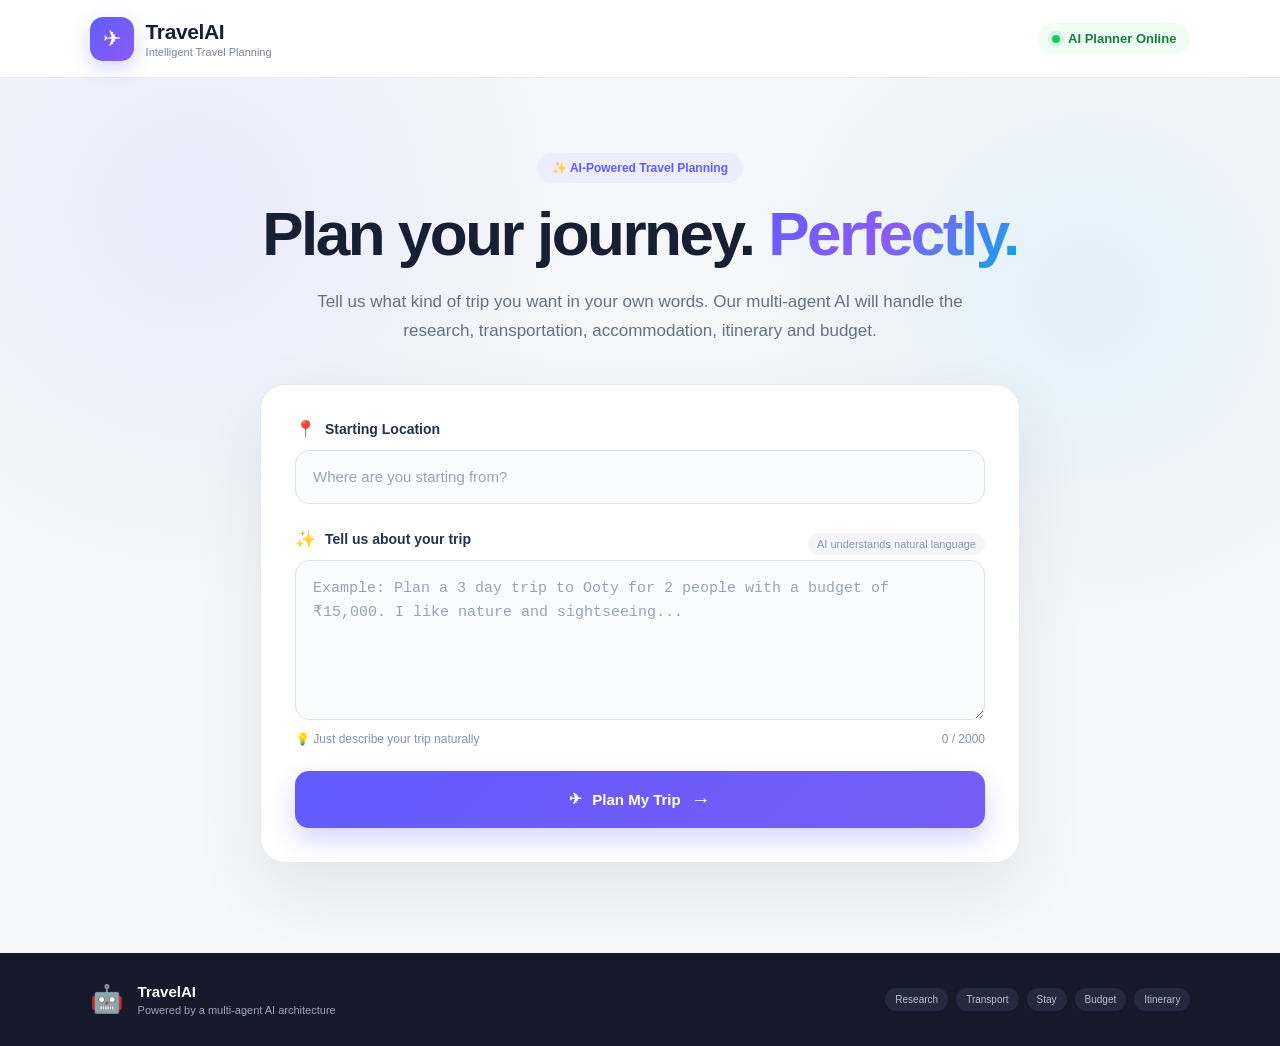
<file: frontend/index.html>
<!DOCTYPE html>
<html lang="en">

<head>
    <meta charset="UTF-8">

    <meta name="viewport" content="width=device-width, initial-scale=1.0">

    <title>TravelAI - Intelligent Travel Planner</title>

    <link rel="stylesheet" href="style.css">
</head>

<body>

    <!-- =========================
         HEADER
    ========================== -->

    <header class="navbar">

        <div class="logo-area">

            <div class="logo-icon">
                ✈
            </div>

            <div>
                <h1>TravelAI</h1>
                <span>Intelligent Travel Planning</span>
            </div>

        </div>

        <div class="online-status">

            <span class="status-dot"></span>

            <span>AI Planner Online</span>

        </div>

    </header>


    <!-- =========================
         HERO SECTION
    ========================== -->

    <main>

        <section class="hero">

            <div class="hero-content">

                <div class="hero-badge">
                    ✨ AI-Powered Travel Planning
                </div>

                <h2>
                    Plan your journey.
                    <span>Perfectly.</span>
                </h2>

                <p>
                    Tell us what kind of trip you want in your own words.
                    Our multi-agent AI will handle the research,
                    transportation, accommodation, itinerary and budget.
                </p>

            </div>


            <!-- =========================
                 PLANNER CARD
            ========================== -->

            <div class="planner-card">

                <!-- Starting Location -->

                <div class="input-section">

                    <label for="startLocation">
                        <span class="label-icon">📍</span>
                        Starting Location
                    </label>

                    <input
                        type="text"
                        id="startLocation"
                        placeholder="Where are you starting from?"
                        autocomplete="off"
                    >

                </div>


                <!-- Trip Request -->

                <div class="input-section">

                    <div class="label-row">

                        <label for="tripRequest">
                            <span class="label-icon">✨</span>
                            Tell us about your trip
                        </label>

                        <span class="natural-language">
                            AI understands natural language
                        </span>

                    </div>

                    <textarea
                        id="tripRequest"
                        placeholder="Example: Plan a 3 day trip to Ooty for 2 people with a budget of ₹15,000. I like nature and sightseeing..."
                        maxlength="2000"
                    ></textarea>

                    <div class="textarea-footer">

                        <span>
                            💡 Just describe your trip naturally
                        </span>

                        <span id="charCount">
                            0 / 2000
                        </span>

                    </div>

                </div>


                <!-- Plan Button -->

                <button
                    id="planButton"
                    class="plan-button"
                    type="button"
                >

                    <span id="buttonIcon">✈</span>

                    <span id="buttonText">
                        Plan My Trip
                    </span>

                    <span class="button-arrow">
                        →
                    </span>

                </button>


                <!-- =========================
                     LOADING SECTION
                ========================== -->

                <div
                    id="loadingSection"
                    class="loading-section hidden"
                >

                    <div class="loading-animation">

                        <div class="loader-circle"></div>

                    </div>

                    <h3>
                        Creating your journey...
                    </h3>

                    <p>
                        Our AI agents are working together to build your perfect trip.
                    </p>


                    <div class="agent-progress">

                        <div class="progress-item active" id="progressPlanner">

                            <span class="progress-icon">🧠</span>

                            <span>
                                Understanding your request
                            </span>

                            <span class="progress-check">✓</span>

                        </div>


                        <div class="progress-item" id="progressResearch">

                            <span class="progress-icon">🔎</span>

                            <span>
                                Researching destinations
                            </span>

                            <span class="progress-check"></span>

                        </div>


                        <div class="progress-item" id="progressTransport">

                            <span class="progress-icon">🚍</span>

                            <span>
                                Planning transportation
                            </span>

                            <span class="progress-check"></span>

                        </div>


                        <div class="progress-item" id="progressStay">

                            <span class="progress-icon">🏨</span>

                            <span>
                                Finding accommodation
                            </span>

                            <span class="progress-check"></span>

                        </div>


                        <div class="progress-item" id="progressItinerary">

                            <span class="progress-icon">🗓️</span>

                            <span>
                                Building itinerary
                            </span>

                            <span class="progress-check"></span>

                        </div>


                        <div class="progress-item" id="progressBudget">

                            <span class="progress-icon">💰</span>

                            <span>
                                Checking your budget
                            </span>

                            <span class="progress-check"></span>

                        </div>

                    </div>

                </div>


                <!-- =========================
                     ERROR SECTION
                ========================== -->

                <div
                    id="errorSection"
                    class="error-section hidden"
                >

                    <div class="error-icon">
                        ⚠️
                    </div>

                    <div>

                        <h3>
                            Something went wrong
                        </h3>

                        <p id="errorMessage">
                            Please try again.
                        </p>

                    </div>

                </div>

            </div>

        </section>


        <!-- =========================
             RESULTS SECTION
        ========================== -->

        <section
            id="resultSection"
            class="results-section hidden"
        >

        </section>

    </main>


    <!-- =========================
         FOOTER
    ========================== -->

    <footer class="footer">

        <div class="footer-logo">
            🤖
        </div>

        <div>
            <strong>TravelAI</strong>

            <p>
                Powered by a multi-agent AI architecture
            </p>
        </div>

        <div class="footer-agents">

            <span>Research</span>
            <span>Transport</span>
            <span>Stay</span>
            <span>Budget</span>
            <span>Itinerary</span>

        </div>

    </footer>


    <script src="script.js"></script>

</body>

</html>
</file>
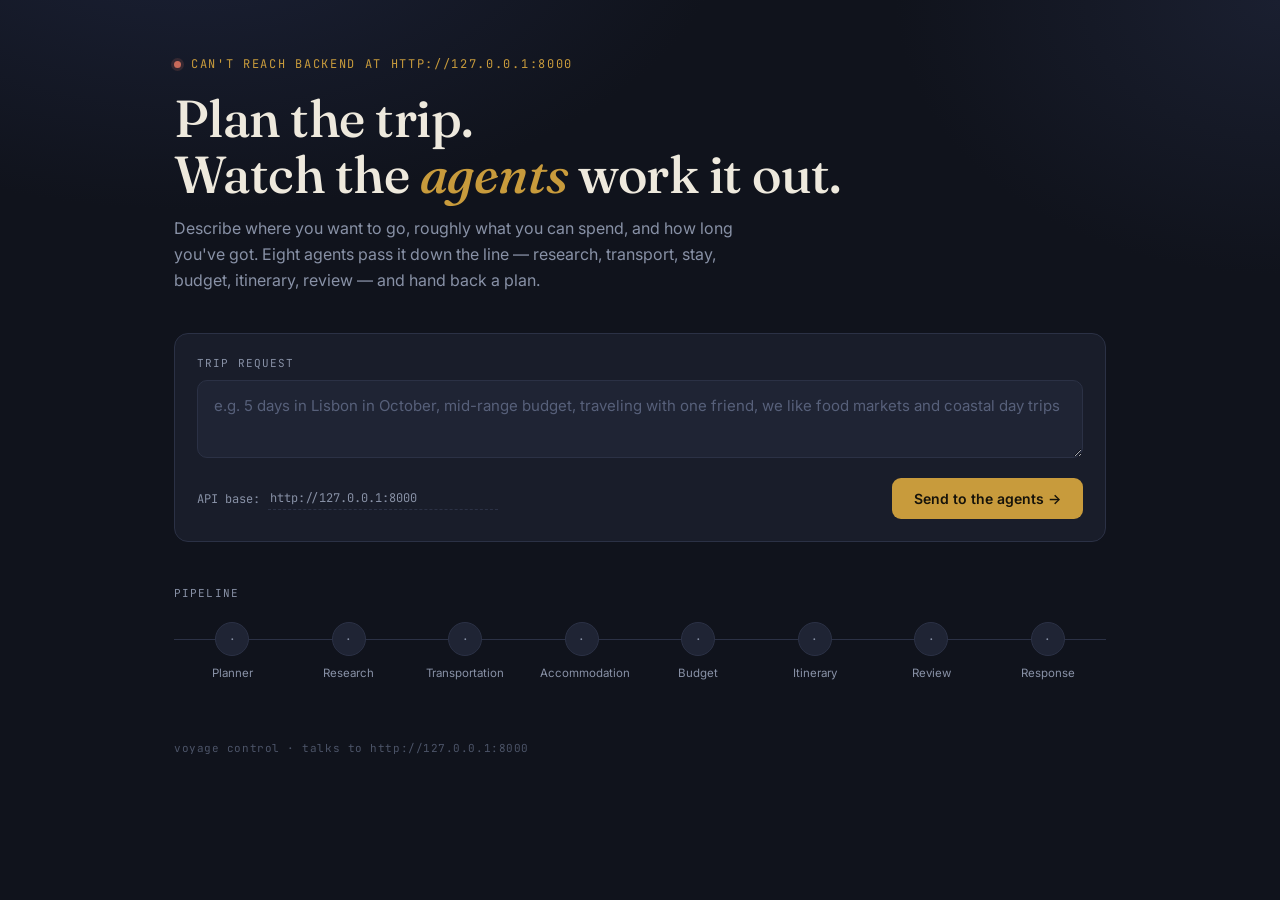
<file: app/index (1).html>
<!DOCTYPE html>
<html lang="enindex.html">
<head>
<meta charset="UTF-8" />
<meta name="viewport" content="width=device-width, initial-scale=1.0" />

<title>Voyage Control · AI Trip Planner</title>

<link rel="preconnect" href="https://fonts.googleapis.com">
<link rel="preconnect" href="https://fonts.gstatic.com" crossorigin>

<link
  href="https://fonts.googleapis.com/css2?family=Fraunces:opsz,wght@9..144,400;9..144,500;9..144,600&family=Inter:wght@400;500;600&family=JetBrains+Mono:wght@400;500&display=swap"
  rel="stylesheet"
>

<style>

:root{
  --bg:#10131c;
  --panel:#191d2a;
  --panel-raised:#1f2434;
  --line:#2b3145;
  --text:#eee9dd;
  --muted:#8891a6;
  --brass:#c89b3c;
  --brass-dim:#7d6531;
  --ok:#6fa98a;
  --err:#c96a5a;
  --radius:14px;
}

*{
  box-sizing:border-box;
}

html,
body{
  margin:0;
  padding:0;
}

body{
  background:
    radial-gradient(
      ellipse 900px 500px at 15% -10%,
      #1b2136 0%,
      transparent 60%
    ),
    radial-gradient(
      ellipse 700px 500px at 100% 0%,
      #1a1f30 0%,
      transparent 55%
    ),
    var(--bg);

  color:var(--text);
  font-family:'Inter',sans-serif;
  min-height:100vh;
  -webkit-font-smoothing:antialiased;
}

.wrap{
  max-width:980px;
  margin:0 auto;
  padding:56px 24px 100px;
}

/* ============================================================
   HEADER
============================================================ */

.eyebrow{
  font-family:'JetBrains Mono',monospace;
  font-size:12px;
  letter-spacing:.14em;
  text-transform:uppercase;
  color:var(--brass);

  display:flex;
  align-items:center;
  gap:10px;

  margin-bottom:18px;
}

.eyebrow .dot{
  width:7px;
  height:7px;
  border-radius:50%;
  background:var(--muted);
  box-shadow:0 0 0 3px rgba(136,145,166,.12);
}

.eyebrow .dot.up{
  background:var(--ok);
  box-shadow:0 0 0 3px rgba(111,169,138,.18);
}

.eyebrow .dot.down{
  background:var(--err);
  box-shadow:0 0 0 3px rgba(201,106,90,.18);
}

h1{
  font-family:'Fraunces',serif;
  font-weight:500;
  font-size:clamp(34px,5vw,52px);
  line-height:1.08;
  letter-spacing:-.01em;
  margin:0 0 14px;
}

h1 em{
  font-style:italic;
  color:var(--brass);
}

.sub{
  color:var(--muted);
  font-size:16px;
  line-height:1.6;
  max-width:560px;
  margin:0 0 40px;
}

/* ============================================================
   INPUT
============================================================ */

.console{
  background:var(--panel);
  border:1px solid var(--line);
  border-radius:var(--radius);
  padding:22px;
  margin-bottom:44px;
}

.console label{
  display:block;
  font-family:'JetBrains Mono',monospace;
  font-size:11px;
  letter-spacing:.1em;
  text-transform:uppercase;
  color:var(--muted);
  margin-bottom:10px;
}

textarea{
  width:100%;
  background:var(--panel-raised);
  border:1px solid var(--line);
  border-radius:10px;
  color:var(--text);
  font-family:'Inter',sans-serif;
  font-size:15px;
  padding:14px 16px;
  resize:vertical;
  min-height:78px;
  line-height:1.5;
  outline:none;
  transition:border-color .15s ease;
}

textarea:focus{
  border-color:var(--brass-dim);
}

textarea::placeholder{
  color:#57607a;
}

.console-foot{
  display:flex;
  align-items:center;
  justify-content:space-between;
  margin-top:16px;
  gap:16px;
  flex-wrap:wrap;
}

.api-config{
  display:flex;
  align-items:center;
  gap:8px;

  font-family:'JetBrains Mono',monospace;
  font-size:12px;
  color:var(--muted);
}

.api-config input{
  background:transparent;
  border:none;
  border-bottom:1px dashed var(--line);
  color:var(--muted);
  font-family:'JetBrains Mono',monospace;
  font-size:12px;
  padding:3px 2px;
  width:230px;
  outline:none;
}

.api-config input:focus{
  color:var(--text);
  border-color:var(--brass-dim);
}

button.launch{
  background:var(--brass);
  color:#16130a;
  border:none;
  font-family:'Inter',sans-serif;
  font-weight:600;
  font-size:14px;
  padding:12px 22px;
  border-radius:9px;
  cursor:pointer;
  transition:transform .12s ease, background .15s ease;
}

button.launch:hover{
  background:#d9ac4a;
}

button.launch:active{
  transform:scale(.98);
}

button.launch:disabled{
  background:var(--brass-dim);
  color:#24201499;
  cursor:not-allowed;
}

/* ============================================================
   PIPELINE
============================================================ */

.route-title{
  font-family:'JetBrains Mono',monospace;
  font-size:11px;
  letter-spacing:.1em;
  text-transform:uppercase;
  color:var(--muted);
  margin:0 0 22px;
}

.route{
  position:relative;
  display:grid;
  grid-template-columns:repeat(auto-fit,minmax(0,1fr));
  margin-bottom:48px;
}

.route-line{
  position:absolute;
  top:17px;
  left:0;
  right:0;
  height:1px;
  background:var(--line);
  z-index:0;
}

.route-line-fill{
  position:absolute;
  top:17px;
  left:0;
  height:1px;
  background:var(--brass);
  z-index:1;
  width:0%;
  transition:width .5s ease;
}

.stop{
  position:relative;
  z-index:2;

  display:flex;
  flex-direction:column;
  align-items:center;

  text-align:center;
  padding:0 4px;
}

.stop .node{
  width:34px;
  height:34px;
  border-radius:50%;

  background:var(--panel-raised);
  border:1px solid var(--line);

  display:flex;
  align-items:center;
  justify-content:center;

  font-family:'JetBrains Mono',monospace;
  font-size:11px;
  color:var(--muted);

  margin-bottom:10px;

  transition:all .25s ease;
}

.stop.pending .node{
  animation:pulse 1.6s ease-in-out infinite;
}

@keyframes pulse{
  0%,100%{
    opacity:1;
  }

  50%{
    opacity:.35;
  }
}

.stop.active .node{
  border-color:var(--brass);
  color:var(--brass);
  box-shadow:0 0 0 4px rgba(200,155,60,.14);
}

.stop.done .node{
  background:var(--brass);
  border-color:var(--brass);
  color:#16130a;
}

.stop.done .node::after{
  content:'✓';
}

.stop.done .node span{
  display:none;
}

.stop.failed .node{
  background:var(--err);
  border-color:var(--err);
  color:#1a0d0a;
}

.stop.failed .node::after{
  content:'✕';
}

.stop.failed .node span{
  display:none;
}

.stop .label{
  font-size:11.5px;
  color:var(--muted);
  max-width:84px;
  line-height:1.3;
}

.stop .time{
  font-family:'JetBrains Mono',monospace;
  font-size:10px;
  color:var(--brass-dim);
  margin-top:3px;
}

.stop.active .label,
.stop.done .label,
.stop.failed .label{
  color:var(--text);
}

.stop.clickable{
  cursor:pointer;
}

.stop.clickable:hover .label{
  color:var(--brass);
}

/* ============================================================
   RESULTS
============================================================ */

.results{
  display:none;
}

.results.show{
  display:block;
}

.status-banner{
  display:flex;
  align-items:center;
  gap:10px;

  padding:12px 16px;

  border-radius:10px;

  font-family:'JetBrains Mono',monospace;
  font-size:12.5px;

  margin-bottom:24px;

  border:1px solid var(--line);
}

.status-banner.ok{
  color:var(--ok);
  border-color:rgba(111,169,138,.3);
  background:rgba(111,169,138,.06);
}

.status-banner.err{
  color:var(--err);
  border-color:rgba(201,106,90,.3);
  background:rgba(201,106,90,.06);
}

.card{
  background:var(--panel);
  border:1px solid var(--line);
  border-radius:var(--radius);

  padding:24px 26px;
  margin-bottom:16px;

  width:100%;
  min-width:0;
  height:auto;

  overflow:hidden;
}

.card h2{
  font-family:'Fraunces',serif;
  font-weight:500;
  font-size:19px;

  margin:0 0 14px;

  color:var(--brass);

  display:flex;
  align-items:center;
  gap:10px;
}

.card h2::before{
  content:'';

  width:5px;
  height:5px;

  border-radius:50%;

  background:var(--brass);

  display:inline-block;
}

.card .body{
  font-size:14.5px;
  line-height:1.7;
  color:#d9d3c4;

  white-space:pre-wrap;
  overflow-wrap:anywhere;
  word-break:break-word;
  max-width:100%;
}

.kv{
  display:flex;
  flex-direction:column;
  gap:8px;
}

.kv-row{
  display:flex;
  gap:10px;

  font-size:14px;

  width:100%;
  min-width:0;

  align-items:flex-start;
}

.kv-row .k{
  color:var(--muted);
  min-width:140px;

  font-family:'JetBrains Mono',monospace;
  font-size:12px;

  padding-top:2px;
}

.kv-row .v{
  color:var(--text);
  line-height:1.5;

  min-width:0;
  flex:1;
  max-width:100%;

  overflow-wrap:anywhere;
  word-break:break-word;
  white-space:normal;
}

ul.plain{
  margin:0;
  padding-left:18px;
}

ul.plain li{
  margin-bottom:6px;
  line-height:1.55;
}

details.raw{
  margin-top:8px;
}

details.raw summary{
  cursor:pointer;

  font-family:'JetBrains Mono',monospace;
  font-size:11px;
  color:var(--muted);

  letter-spacing:.05em;
  text-transform:uppercase;
}

details.raw pre{
  background:#0c0e15;
  border:1px solid var(--line);
  border-radius:8px;

  padding:14px;

  font-size:12px;
  color:#a9b1c4;

  overflow-x:auto;

  margin-top:10px;
}

/* ============================================================
   STEP DETAILS
============================================================ */

.step-detail{
  display:none;

  background:var(--panel-raised);
  border:1px solid var(--line);
  border-radius:10px;

  padding:16px 18px;

  margin-bottom:40px;
  margin-top:-28px;
}

.step-detail.show{
  display:block;
}

.step-detail .sd-head{
  display:flex;
  align-items:baseline;
  justify-content:space-between;

  gap:12px;
  margin-bottom:10px;
  flex-wrap:wrap;
}

.step-detail .sd-title{
  font-family:'Fraunces',serif;
  font-size:16px;
  color:var(--text);
}

.step-detail .sd-meta{
  font-family:'JetBrains Mono',monospace;
  font-size:11px;
  color:var(--muted);
}

.step-detail .sd-task{
  font-size:13.5px;
  color:var(--muted);
  margin-bottom:12px;
  font-style:italic;
}

/* ============================================================
   SUBTASKS
============================================================ */

.subtask{
  display:flex;
  gap:12px;

  padding:10px 0;

  border-bottom:1px solid var(--line);

  font-size:13.5px;
}

.subtask:last-child{
  border-bottom:none;
}

.subtask .step-no{
  font-family:'JetBrains Mono',monospace;
  color:var(--brass);
  min-width:22px;
}

.subtask .step-agent{
  color:var(--text);
  font-weight:600;
}

.subtask .step-task{
  color:var(--muted);
}

.subtask .step-deps{
  font-family:'JetBrains Mono',monospace;
  font-size:11px;
  color:#57607a;
}

/* ============================================================
   DESTINATION GALLERY
============================================================ */

.destination-gallery{
  margin-bottom:16px;
}

.gallery-title{
  font-family:'Fraunces',serif;
  font-size:24px;
  font-weight:500;

  color:var(--text);

  margin-bottom:6px;
}

.gallery-subtitle{
  color:var(--muted);
  font-size:13px;
  margin-bottom:16px;
}

.destination-images{
  position:relative;

  width:100%;
  height:420px;

  overflow:hidden;

  border-radius:12px;

  background:var(--panel-raised);
}

.destination-slide{
  position:absolute;

  inset:0;

  width:100%;
  height:100%;

  object-fit:cover;

  border-radius:12px;

  opacity:0;

  transition:opacity .7s ease, transform 5s ease;
}

.destination-slide.active{
  opacity:1;
  transform:scale(1.02);
}

.destination-slide.loading{
  opacity:0;
}

/* Dark gradient over image */

.destination-images::after{
  content:'';

  position:absolute;

  left:0;
  right:0;
  bottom:0;

  height:110px;

  background:linear-gradient(
    transparent,
    rgba(0,0,0,.72)
  );

  pointer-events:none;

  z-index:2;
}

/* ============================================================
   PEXELS ATTRIBUTION
============================================================ */

.pexels-credit{
  position:absolute;

  left:18px;
  bottom:16px;

  z-index:6;

  color:white;

  font-size:11px;

  background:rgba(0,0,0,.45);

  backdrop-filter:blur(5px);

  padding:7px 10px;

  border-radius:7px;

  max-width:70%;
}

.pexels-credit a{
  color:#fff;

  text-decoration:none;

  border-bottom:1px solid rgba(255,255,255,.4);
}

.pexels-credit a:hover{
  color:var(--brass);
}

/* ============================================================
   SLIDESHOW CONTROLS
============================================================ */

.slideshow-btn{
  position:absolute;

  top:50%;

  transform:translateY(-50%);

  z-index:7;

  width:44px;
  height:44px;

  border-radius:50%;

  border:1px solid rgba(255,255,255,.25);

  background:rgba(0,0,0,.55);

  color:white;

  font-size:24px;

  cursor:pointer;

  display:flex;
  align-items:center;
  justify-content:center;

  transition:
    background .2s ease,
    transform .2s ease;
}

.slideshow-btn:hover{
  background:rgba(0,0,0,.82);

  transform:
    translateY(-50%)
    scale(1.05);
}

.slideshow-btn.prev{
  left:15px;
}

.slideshow-btn.next{
  right:15px;
}

.slideshow-dots{
  position:absolute;

  bottom:17px;

  left:50%;

  transform:translateX(-50%);

  display:flex;

  gap:7px;

  z-index:7;
}

.slideshow-dot{
  width:8px;
  height:8px;

  border-radius:50%;

  border:none;

  padding:0;

  cursor:pointer;

  background:rgba(255,255,255,.45);

  transition:
    transform .2s ease,
    background .2s ease;
}

.slideshow-dot.active{
  background:var(--brass);

  transform:scale(1.3);
}

/* ============================================================
   IMAGE COUNTER
============================================================ */

.image-counter{
  position:absolute;

  top:15px;
  right:15px;

  z-index:7;

  background:rgba(0,0,0,.5);

  backdrop-filter:blur(5px);

  color:white;

  font-family:'JetBrains Mono',monospace;

  font-size:11px;

  padding:7px 10px;

  border-radius:7px;
}

/* ============================================================
   LOADING
============================================================ */

.gallery-loading{
  height:420px;

  display:flex;

  align-items:center;
  justify-content:center;

  flex-direction:column;

  gap:12px;

  color:var(--muted);
}

.gallery-spinner{
  width:32px;
  height:32px;

  border-radius:50%;

  border:3px solid var(--line);

  border-top-color:var(--brass);

  animation:spin .8s linear infinite;
}

@keyframes spin{
  to{
    transform:rotate(360deg);
  }
}

/* ============================================================
   EMPTY
============================================================ */

.empty{
  color:var(--muted);

  font-size:14px;

  padding:40px 0;

  text-align:center;

  border:1px dashed var(--line);

  border-radius:var(--radius);
}

/* ============================================================
   FOOTER
============================================================ */

footer{
  margin-top:60px;

  color:#4c5468;

  font-family:'JetBrains Mono',monospace;

  font-size:11px;

  letter-spacing:.05em;
}

/* ============================================================
   RESPONSIVE
============================================================ */

@media(max-width:640px){

  .wrap{
    padding:35px 16px 70px;
  }

  .stop .label{
    display:none;
  }

  .console-foot{
    flex-direction:column;
    align-items:stretch;
  }

  button.launch{
    width:100%;
  }

  .destination-images{
    height:270px;
  }

  .gallery-loading{
    height:270px;
  }

  .slideshow-btn{
    width:36px;
    height:36px;
    font-size:18px;
  }

  .slideshow-btn.prev{
    left:10px;
  }

  .slideshow-btn.next{
    right:10px;
  }

  .pexels-credit{
    font-size:10px;
    max-width:75%;
  }

  .kv-row{
    flex-direction:column;
    gap:3px;
  }

  .kv-row .k{
    min-width:auto;
  }
}

@media(prefers-reduced-motion:reduce){

  *{
    transition:none !important;
    animation:none !important;
  }
}

</style>
</head>

<body>

<div class="wrap">

  <!-- ======================================================
       HEADER
  ======================================================= -->

  <div class="eyebrow">
    <span class="dot" id="healthDot"></span>
    <span id="healthText">checking backend…</span>
  </div>

  <h1>
    Plan the trip.<br>
    Watch the <em>agents</em> work it out.
  </h1>

  <p class="sub">
    Describe where you want to go, roughly what you can spend,
    and how long you've got. Eight agents pass it down the line —
    research, transport, stay, budget, itinerary, review —
    and hand back a plan.
  </p>

  <!-- ======================================================
       INPUT
  ======================================================= -->

  <div class="console">

    <label for="reqInput">
      Trip request
    </label>

    <textarea
      id="reqInput"
      placeholder="e.g. 5 days in Lisbon in October, mid-range budget, traveling with one friend, we like food markets and coastal day trips"
    ></textarea>

    <div class="console-foot">

      <div class="api-config">

        API base:

        <input
          id="apiBase"
          type="text"
          value="http://127.0.0.1:8000"
          spellcheck="false"
        >

      </div>

      <button
        class="launch"
        id="launchBtn"
      >
        Send to the agents →
      </button>

    </div>

  </div>

  <!-- ======================================================
       PIPELINE
  ======================================================= -->

  <p
    class="route-title"
    id="routeTitle"
  >
    Pipeline
  </p>

  <div
    class="route"
    id="route"
  >

    <div class="route-line"></div>

    <div
      class="route-line-fill"
      id="routeFill"
    ></div>

  </div>

  <div
    class="step-detail"
    id="stepDetail"
  ></div>

  <!-- ======================================================
       RESULTS
  ======================================================= -->

  <div
    class="results"
    id="results"
  ></div>

  <!-- ======================================================
       FOOTER
  ======================================================= -->

  <footer>

    voyage control · talks to

    <span id="footApi">
      http://127.0.0.1:8000
    </span>

  </footer>

</div>


<script>

/* ============================================================
   DEFAULT AGENTS
============================================================ */

const DEFAULT_AGENTS = [

  'Planner Agent',
  'Research Agent',
  'Transportation Agent',
  'Accommodation Agent',
  'Budget Agent',
  'Itinerary Agent',
  'Review Agent',
  'Response Agent'

];


/* ============================================================
   DOM ELEMENTS
============================================================ */

const routeEl =
  document.getElementById('route');

const routeFill =
  document.getElementById('routeFill');

const routeTitle =
  document.getElementById('routeTitle');

const stepDetailEl =
  document.getElementById('stepDetail');

const resultsEl =
  document.getElementById('results');

const launchBtn =
  document.getElementById('launchBtn');

const reqInput =
  document.getElementById('reqInput');

const apiBaseInput =
  document.getElementById('apiBase');

const footApi =
  document.getElementById('footApi');

const healthDot =
  document.getElementById('healthDot');

const healthText =
  document.getElementById('healthText');


/* ============================================================
   API BASE
============================================================ */

function apiBase(){

  return apiBaseInput.value
    .trim()
    .replace(/\/+$/, '');

}


/* ============================================================
   SHORT AGENT LABEL
============================================================ */

function shortLabel(agentName){

  return String(agentName || '?')
    .replace(/\s*Agent\s*$/i, '');

}


/* ============================================================
   HTML ESCAPE
============================================================ */

function escapeHtml(str){

  return String(str).replace(
    /[&<>"']/g,
    c => ({
      '&':'&amp;',
      '<':'&lt;',
      '>':'&gt;',
      '"':'&quot;',
      "'":'&#39;'
    }[c])
  );

}


/* ============================================================
   PENDING PIPELINE
============================================================ */

function buildPendingRoute(){

  routeTitle.textContent = 'Pipeline';

  stepDetailEl.classList.remove('show');

  routeEl
    .querySelectorAll('.stop')
    .forEach(n => n.remove());

  routeFill.style.width = '0%';

  DEFAULT_AGENTS.forEach(name => {

    const stop =
      document.createElement('div');

    stop.className = 'stop pending';

    stop.innerHTML = `

      <div class="node">
        <span>·</span>
      </div>

      <div class="label">
        ${escapeHtml(shortLabel(name))}
      </div>

    `;

    routeEl.appendChild(stop);

  });

}

buildPendingRoute();


/* ============================================================
   REAL PIPELINE
============================================================ */

function buildRouteFromLog(executionLog){

  routeEl
    .querySelectorAll('.stop')
    .forEach(n => n.remove());

  stepDetailEl.classList.remove('show');

  if(
    !Array.isArray(executionLog) ||
    executionLog.length === 0
  ){

    routeTitle.textContent =
      'Pipeline (no execution log returned)';

    routeFill.style.width = '0%';

    return;

  }

  routeTitle.textContent =
    `Pipeline · ${executionLog.length} step${
      executionLog.length === 1 ? '' : 's'
    } run`;

  executionLog.forEach((record, i) => {

    const status =
      record.status || 'completed';

    const cls =
      status === 'failed'
        ? 'failed'
        : 'done';

    const stop =
      document.createElement('div');

    stop.className =
      `stop ${cls} clickable`;

    const timeLabel =
      typeof record.execution_time === 'number'
        ? `${record.execution_time}s`
        : '';

    stop.innerHTML = `

      <div class="node">
        <span>·</span>
      </div>

      <div class="label">
        ${escapeHtml(shortLabel(record.agent))}
      </div>

      ${
        timeLabel
          ? `<div class="time">${timeLabel}</div>`
          : ''
      }

    `;

    stop.addEventListener(
      'click',
      () => showStepDetail(record, stop)
    );

    routeEl.appendChild(stop);

  });

  routeFill.style.width = '100%';

}


/* ============================================================
   STEP DETAIL
============================================================ */

function showStepDetail(record, stopEl){

  const alreadyOpenFor =
    stepDetailEl.dataset.openFor;

  const thisId =
    `${record.agent}-${record.task}`;

  if(
    stepDetailEl.classList.contains('show') &&
    alreadyOpenFor === thisId
  ){

    stepDetailEl.classList.remove('show');

    return;

  }

  stepDetailEl.dataset.openFor =
    thisId;

  const status =
    record.status || 'completed';

  const outputHtml =
    renderValue(record.output);

  stepDetailEl.innerHTML = `

    <div class="sd-head">

      <div class="sd-title">
        ${escapeHtml(record.agent || 'Agent')}
      </div>

      <div class="sd-meta">

        ${status.toUpperCase()}

        ${
          typeof record.execution_time === 'number'
            ? ` · ${record.execution_time}s`
            : ''
        }

      </div>

    </div>

    ${
      record.task
        ? `<div class="sd-task">
             ${escapeHtml(record.task)}
           </div>`
        : ''
    }

    <div>
      ${outputHtml}
    </div>

  `;

  stepDetailEl.classList.add('show');

  stepDetailEl.scrollIntoView({
    behavior:'smooth',
    block:'nearest'
  });

}


/* ============================================================
   HEALTH CHECK
============================================================ */

async function checkHealth(){

  try{

    const res =
      await fetch(`${apiBase()}/health`);

    if(!res.ok){

      throw new Error('bad status');

    }

    healthDot.className =
      'dot up';

    healthText.textContent =
      `backend online · ${apiBase()}`;

  }catch(e){

    healthDot.className =
      'dot down';

    healthText.textContent =
      `can't reach backend at ${apiBase()}`;

  }

  footApi.textContent =
    apiBase();

}

checkHealth();

apiBaseInput.addEventListener(
  'change',
  checkHealth
);


/* ============================================================
   RENDERING HELPERS
============================================================ */

function titleCase(key){

  return key
    .replace(/[_-]+/g,' ')
    .replace(/\b\w/g,c => c.toUpperCase());

}


function renderValue(v){

  if(
    v === null ||
    v === undefined
  ){

    return `
      <span class="body">—</span>
    `;

  }


  if(Array.isArray(v)){

    if(
      v.every(
        x =>
          typeof x === 'string' ||
          typeof x === 'number'
      )
    ){

      return `

        <ul class="plain">

          ${
            v.map(
              x =>
                `<li>${escapeHtml(String(x))}</li>`
            ).join('')
          }

        </ul>

      `;

    }

    return `

      <ul class="plain">

        ${
          v.map(
            x =>
              `<li>${
                typeof x === 'object'
                  ? renderObjectInline(x)
                  : escapeHtml(String(x))
              }</li>`
          ).join('')
        }

      </ul>

    `;

  }


  if(typeof v === 'object'){

    return renderKv(v);

  }


  return `

    <div class="body">
      ${escapeHtml(String(v))}
    </div>

  `;

}


function renderObjectInline(obj){

  return Object.entries(obj)
    .map(
      ([k,val]) => `

        <strong>
          ${escapeHtml(titleCase(k))}:
        </strong>

        ${
          escapeHtml(
            typeof val === 'object'
              ? JSON.stringify(val)
              : String(val)
          )
        }

      `
    )
    .join(' · ');

}


function renderKv(obj){

  const rows =
    Object.entries(obj)
      .map(([k,v]) => {

        const val =
          v &&
          typeof v === 'object'

            ? (
                Array.isArray(v)
                  ? renderValue(v)
                  : `<div>${renderKv(v)}</div>`
              )

            : escapeHtml(String(v));

        return `

          <div class="kv-row">

            <div class="k">
              ${escapeHtml(titleCase(k))}
            </div>

            <div class="v">
              ${val}
            </div>

          </div>

        `;

      });

  return `

    <div class="kv">
      ${rows.join('')}
    </div>

  `;

}


/* ============================================================
   HANDLED KEYS
============================================================ */

const HANDLED_KEYS =
  new Set([

    'success',
    'final_output',
    'planner_output',
    'agent_outputs',
    'execution_log',
    'user_request',
    'destination_image_data'

  ]);


/* ============================================================
   PLANNER SUBTASKS
============================================================ */

function renderSubtasks(subtasks){

  if(
    !Array.isArray(subtasks) ||
    subtasks.length === 0
  ){

    return `
      <div class="body">
        No subtasks were generated.
      </div>
    `;

  }

  return subtasks
    .map(
      st => `

        <div class="subtask">

          <div class="step-no">
            ${st.step ?? '·'}
          </div>

          <div>

            <div>
              <span class="step-agent">
                ${escapeHtml(
                  st.agent || 'Unknown agent'
                )}
              </span>
            </div>

            <div class="step-task">
              ${escapeHtml(st.task || '')}
            </div>

            ${
              st.depends_on &&
              st.depends_on.length

                ? `
                  <div class="step-deps">
                    depends on:
                    ${escapeHtml(
                      JSON.stringify(st.depends_on)
                    )}
                  </div>
                `

                : ''
            }

          </div>

        </div>

      `
    )
    .join('');

}


/* ============================================================
   ADD CARD
============================================================ */

function addCard(title, innerHtml){

  const card =
    document.createElement('div');

  card.className =
    'card';

  card.innerHTML = `

    <h2>
      ${escapeHtml(title)}
    </h2>

    <div>
      ${innerHtml}
    </div>

  `;

  resultsEl.appendChild(card);

}


/* ============================================================
   PEXELS IMAGE URL
============================================================ */

/*
   Supports both:

   OLD:
   "/destinations/ooty/1.jpg"

   NEW PEXELS:
   {
      image_url: "...",
      image_url_large: "...",
      image_url_medium: "...",
      image_url_landscape: "..."
   }

   We primarily use the Pexels landscape URL.
*/

function getPexelsImageUrl(image){

  if(typeof image === 'string'){

    /*
      Backward compatibility.

      If backend accidentally returns a full URL,
      use it directly.

      Otherwise treat it as a backend path.
    */

    if(
      image.startsWith('http://') ||
      image.startsWith('https://')
    ){

      return image;

    }

    return `${apiBase()}${image}`;

  }


  if(
    image &&
    typeof image === 'object'
  ){

    return (
      image.image_url_landscape ||
      image.image_url_large ||
      image.image_url_medium ||
      image.image_url ||
      image.src?.landscape ||
      image.src?.large ||
      image.src?.medium ||
      image.src?.original ||
      ''
    );

  }

  return '';

}


/* ============================================================
   PEXELS PHOTOGRAPHER
============================================================ */

function getPhotographer(image){

  if(
    image &&
    typeof image === 'object'
  ){

    return (
      image.photographer ||
      'Pexels photographer'
    );

  }

  return 'Pexels photographer';

}


/* ============================================================
   PEXELS PHOTO URL
============================================================ */

function getPexelsPageUrl(image){

  if(
    image &&
    typeof image === 'object'
  ){

    return (
      image.pexels_url ||
      image.url ||
      image.photographer_url ||
      'https://www.pexels.com/'
    );

  }

  return 'https://www.pexels.com/';

}


/* ============================================================
   DESTINATION GALLERY
============================================================ */

function renderDestinationGallery(imageData){

  if(
    !imageData ||
    typeof imageData !== 'object'
  ){

    return;

  }


  const destination =
    imageData.destination ||
    imageData.matched_destination ||
    'Your Destination';


  /*
     PEXELS RETURNS:

     images: [
       {
         image_url: "...",
         photographer: "...",
         pexels_url: "..."
       }
     ]
  */

  const images =
    Array.isArray(imageData.images)

      ? imageData.images
          .map(image => {

            const url =
              getPexelsImageUrl(image);

            if(!url){

              return null;

            }

            return {
              raw:image,
              url:url
            };

          })
          .filter(Boolean)

      : [];


  const gallery =
    document.createElement('div');

  gallery.className =
    'card destination-gallery';


  /* ========================================================
     NO IMAGES
  ======================================================== */

  if(images.length === 0){

    gallery.innerHTML = `

      <div class="gallery-title">
        ${escapeHtml(destination)}
      </div>

      <div class="gallery-subtitle">
        Destination Images
      </div>

      <div
        class="empty"
        style="padding:28px 20px;"
      >

        📷 Images are not available for
        ${escapeHtml(destination)}.

        <br>

        <span style="font-size:12px;">
          You can still continue with the travel plan.
        </span>

      </div>

    `;

    resultsEl.appendChild(gallery);

    return;

  }


  /* ========================================================
     MAXIMUM 6 IMAGES
  ======================================================== */

  const selectedImages =
    images.slice(0,6);


  /* ========================================================
     IMAGE SLIDES
  ======================================================== */

  const slides =
    selectedImages
      .map((image,index) => {

        const raw =
          image.raw;

        const altText =
          raw?.alt ||
          `${destination} travel destination`;

        return `

          <img

            class="destination-slide ${
              index === 0
                ? 'active'
                : ''
            }"

            src="${escapeHtml(image.url)}"

            alt="${escapeHtml(altText)}"

            loading="${
              index === 0
                ? 'eager'
                : 'lazy'
            }"

            data-index="${index}"

            data-photo-url="${escapeHtml(
              getPexelsPageUrl(raw)
            )}"

            data-photographer="${escapeHtml(
              getPhotographer(raw)
            )}"

          >

        `;

      })
      .join('');


  /* ========================================================
     DOTS
  ======================================================== */

  const dots =
    selectedImages
      .map(
        (_,index) => `

          <button

            class="slideshow-dot ${
              index === 0
                ? 'active'
                : ''
            }"

            data-index="${index}"

            aria-label="Show image ${index + 1}"

          ></button>

        `
      )
      .join('');


  /* ========================================================
     GALLERY HTML
  ======================================================== */

  gallery.innerHTML = `

    <div class="gallery-title">

      ${escapeHtml(destination)}

    </div>

    <div class="gallery-subtitle">

      Explore your destination

      ·

      Photos from Pexels

    </div>


    <div class="destination-images">

      ${slides}


      <!-- IMAGE COUNTER -->

      <div
        class="image-counter"
        id="imageCounter"
      >
        1 / ${selectedImages.length}
      </div>


      <!-- PREVIOUS -->

      <button
        class="slideshow-btn prev"
        aria-label="Previous image"
      >
        ‹
      </button>


      <!-- NEXT -->

      <button
        class="slideshow-btn next"
        aria-label="Next image"
      >
        ›
      </button>


      <!-- DOTS -->

      <div class="slideshow-dots">

        ${dots}

      </div>


      <!-- PEXELS CREDIT -->

      <div class="pexels-credit">

        Photo by
        <a
          href="${escapeHtml(
            getPexelsPageUrl(
              selectedImages[0].raw
            )
          )}"
          target="_blank"
          rel="noopener noreferrer"
          class="photographer-link"
        >
          ${escapeHtml(
            getPhotographer(
              selectedImages[0].raw
            )
          )}
        </a>

        ·

        <a
          href="https://www.pexels.com/"
          target="_blank"
          rel="noopener noreferrer"
        >
          Pexels
        </a>

      </div>

    </div>

  `;


  resultsEl.appendChild(gallery);


  /* ========================================================
     ELEMENTS
  ======================================================== */

  const slideElements =
    gallery.querySelectorAll(
      '.destination-slide'
    );

  const dotElements =
    gallery.querySelectorAll(
      '.slideshow-dot'
    );

  const counter =
    gallery.querySelector(
      '#imageCounter'
    );

  const photographerLink =
    gallery.querySelector(
      '.photographer-link'
    );


  let currentIndex = 0;


  /* ========================================================
     SHOW SLIDE
  ======================================================== */

  function showSlide(index){

    if(
      slideElements.length === 0
    ){

      return;

    }


    currentIndex =
      (index + slideElements.length) %
      slideElements.length;


    slideElements.forEach(
      (slide,i) => {

        slide.classList.toggle(
          'active',
          i === currentIndex
        );

      }
    );


    dotElements.forEach(
      (dot,i) => {

        dot.classList.toggle(
          'active',
          i === currentIndex
        );

      }
    );


    if(counter){

      counter.textContent =
        `${currentIndex + 1} / ${slideElements.length}`;

    }


    /*
       Update photographer attribution
       for the currently displayed photo.
    */

    const currentImage =
      selectedImages[currentIndex];

    if(
      currentImage &&
      photographerLink
    ){

      photographerLink.textContent =
        getPhotographer(
          currentImage.raw
        );

      photographerLink.href =
        getPexelsPageUrl(
          currentImage.raw
        );

    }

  }


  /* ========================================================
     PREVIOUS
  ======================================================== */

  const previousButton =
    gallery.querySelector(
      '.slideshow-btn.prev'
    );

  previousButton.addEventListener(
    'click',
    () => {

      showSlide(
        currentIndex - 1
      );

      restartAutoSlide();

    }
  );


  /* ========================================================
     NEXT
  ======================================================== */

  const nextButton =
    gallery.querySelector(
      '.slideshow-btn.next'
    );

  nextButton.addEventListener(
    'click',
    () => {

      showSlide(
        currentIndex + 1
      );

      restartAutoSlide();

    }
  );


  /* ========================================================
     DOTS
  ======================================================== */

  dotElements.forEach(
    dot => {

      dot.addEventListener(
        'click',
        () => {

          const index =
            Number(
              dot.dataset.index
            );

          showSlide(index);

          restartAutoSlide();

        }
      );

    }
  );


  /* ========================================================
     IMAGE ERROR HANDLING
  ======================================================== */

  slideElements.forEach(
    slide => {

      slide.addEventListener(
        'error',
        () => {

          console.warn(
            'Could not load Pexels image:',
            slide.src
          );

          slide.style.display =
            'none';

        }
      );

    }
  );


  /* ========================================================
     AUTOMATIC SLIDESHOW
  ======================================================== */

  let autoSlide =
    setInterval(
      () => {

        showSlide(
          currentIndex + 1
        );

      },
      4000
    );


  function restartAutoSlide(){

    clearInterval(autoSlide);

    autoSlide =
      setInterval(
        () => {

          showSlide(
            currentIndex + 1
          );

        },
        4000
      );

  }


  /* ========================================================
     PAUSE WHILE MOUSE IS OVER IMAGE
  ======================================================== */

  const imageContainer =
    gallery.querySelector(
      '.destination-images'
    );


  imageContainer.addEventListener(
    'mouseenter',
    () => {

      clearInterval(autoSlide);

    }
  );


  imageContainer.addEventListener(
    'mouseleave',
    () => {

      restartAutoSlide();

    }
  );


  /* ========================================================
     TOUCH / SWIPE SUPPORT
  ======================================================== */

  let touchStartX = 0;

  let touchEndX = 0;


  imageContainer.addEventListener(
    'touchstart',
    event => {

      touchStartX =
        event.changedTouches[0].screenX;

    },
    { passive:true }
  );


  imageContainer.addEventListener(
    'touchend',
    event => {

      touchEndX =
        event.changedTouches[0].screenX;

      const difference =
        touchStartX - touchEndX;


      if(Math.abs(difference) < 40){

        return;

      }


      if(difference > 0){

        showSlide(
          currentIndex + 1
        );

      }else{

        showSlide(
          currentIndex - 1
        );

      }

      restartAutoSlide();

    },
    { passive:true }
  );


  /*
     Make sure first slide has correct
     photographer information.
  */

  showSlide(0);

}


/* ============================================================
   RENDER FINAL RESULT
============================================================ */

function renderResult(data){

  resultsEl.innerHTML = '';


  const success =
    data.success !== false;


  /* ========================================================
     STATUS
  ======================================================== */

  const banner =
    document.createElement('div');

  banner.className =
    `status-banner ${
      success ? 'ok' : 'err'
    }`;


  banner.textContent =
    success

      ? '✓ plan received from the agent pipeline'

      : `✕ ${
          data.error ||
          'the pipeline could not complete the request'
        }${
          data.details
            ? ' — ' + data.details
            : ''
        }`;


  resultsEl.appendChild(banner);


  /* ========================================================
     PEXELS DESTINATION GALLERY
  ======================================================== */

  if(
    data.destination_image_data
  ){

    renderDestinationGallery(
      data.destination_image_data
    );

  }


  /* ========================================================
     FINAL TRIP PLAN
  ======================================================== */

  if(
    data.final_output !== undefined &&
    data.final_output !== null
  ){

    addCard(
      'Trip Plan',
      renderValue(
        data.final_output
      )
    );

  }else if(!success){

    if(data.pending_tasks){

      addCard(
        'Stuck On',
        renderValue(
          data.pending_tasks
        )
      );

    }


    if(data.completed_steps){

      addCard(
        'Completed Before Failure',
        renderValue(
          data.completed_steps
        )
      );

    }

  }


  /* ========================================================
     PLANNER BREAKDOWN
  ======================================================== */

  if(
    data.planner_output &&
    data.planner_output.subtasks
  ){

    addCard(
      'Planner Breakdown',
      renderSubtasks(
        data.planner_output.subtasks
      )
    );

  }


  /* ========================================================
     AGENT OUTPUTS
  ======================================================== */

  if(
    data.agent_outputs &&
    Object.keys(
      data.agent_outputs
    ).length
  ){

    addCard(
      'Agent Outputs',
      renderKv(
        data.agent_outputs
      )
    );

  }


  /* ========================================================
     LEFTOVER DATA
  ======================================================== */

  const leftoverKeys =
    Object.keys(data)
      .filter(
        k =>
          !HANDLED_KEYS.has(k) &&
          ![
            'error',
            'details',
            'pending_tasks',
            'completed_steps'
          ].includes(k)
      );


  leftoverKeys.forEach(
    key => {

      addCard(
        titleCase(key),
        renderValue(
          data[key]
        )
      );

    }
  );


  /* ========================================================
     EMPTY RESPONSE
  ======================================================== */

  if(
    resultsEl.children.length === 1
  ){

    const empty =
      document.createElement('div');

    empty.className =
      'empty';

    empty.textContent =
      'The backend returned no plan content.';

    resultsEl.appendChild(
      empty
    );

  }


  /* ========================================================
     RAW RESPONSE
  ======================================================== */

  const raw =
    document.createElement('details');

  raw.className =
    'raw';


  raw.innerHTML = `

    <summary>
      Raw response
    </summary>

    <pre>
${escapeHtml(
  JSON.stringify(
    data,
    null,
    2
  )
)}
    </pre>

  `;


  resultsEl.appendChild(raw);


  resultsEl.classList.add(
    'show'
  );

}


/* ============================================================
   PLAN TRIP
============================================================ */

async function planTrip(){

  const request =
    reqInput.value.trim();


  if(!request){

    reqInput.focus();

    return;

  }


  /* ========================================================
     BUTTON STATE
  ======================================================== */

  launchBtn.disabled =
    true;

  launchBtn.textContent =
    'Agents working…';


  resultsEl.classList.remove(
    'show'
  );


  buildPendingRoute();


  try{

    /* ======================================================
       BACKEND REQUEST
    ====================================================== */

    const res =
      await fetch(
        `${apiBase()}/plan-trip`,
        {
          method:'POST',

          headers:{
            'Content-Type':
              'application/json'
          },

          body:
            JSON.stringify({
              request:request
            })
        }
      );


    if(!res.ok){

      throw new Error(
        `Backend returned HTTP ${res.status}`
      );

    }


    const data =
      await res.json();


    /* ======================================================
       PIPELINE
    ====================================================== */

    buildRouteFromLog(
      data.execution_log
    );


    /* ======================================================
       RESULT
    ====================================================== */

    renderResult(
      data
    );


    /*
       Scroll to results after the
       backend finishes.
    */

    setTimeout(
      () => {

        resultsEl.scrollIntoView({
          behavior:'smooth',
          block:'start'
        });

      },
      100
    );


  }catch(err){

    console.error(
      'Travel planner error:',
      err
    );


    routeTitle.textContent =
      'Pipeline (request failed)';


    renderResult({

      success:false,

      error:
        'Could not reach the backend.',

      details:
        String(err)

    });

  }finally{

    launchBtn.disabled =
      false;

    launchBtn.textContent =
      'Send to the agents →';

  }

}


/* ============================================================
   BUTTON
============================================================ */

launchBtn.addEventListener(
  'click',
  planTrip
);


/* ============================================================
   CTRL + ENTER
============================================================ */

reqInput.addEventListener(
  'keydown',
  event => {

    if(
      event.key === 'Enter' &&
      (event.ctrlKey || event.metaKey)
    ){

      event.preventDefault();

      planTrip();

    }

  }
);


/* ============================================================
   INITIAL HEALTH CHECK
============================================================ */

checkHealth();

</script>

</body>
</html>
</file>
<file: frontend/style.css>
/* =====================================================
   GLOBAL
===================================================== */

* {
    margin: 0;
    padding: 0;
    box-sizing: border-box;
}

html {
    scroll-behavior: smooth;
}

body {
    font-family:
        Inter,
        -apple-system,
        BlinkMacSystemFont,
        "Segoe UI",
        sans-serif;

    background: #f5f7fb;

    color: #172033;

    min-height: 100vh;
}


/* =====================================================
   NAVBAR
===================================================== */

.navbar {
    height: 78px;

    display: flex;

    align-items: center;

    justify-content: space-between;

    padding: 0 7%;

    background: rgba(255, 255, 255, 0.96);

    border-bottom: 1px solid #e8ebf2;

    position: sticky;

    top: 0;

    z-index: 100;
}


.logo-area {
    display: flex;

    align-items: center;

    gap: 12px;
}


.logo-icon {
    width: 44px;

    height: 44px;

    display: flex;

    align-items: center;

    justify-content: center;

    background: linear-gradient(
        135deg,
        #635bff,
        #8b5cf6
    );

    border-radius: 13px;

    font-size: 22px;

    color: white;

    box-shadow:
        0 7px 20px rgba(99, 91, 255, 0.25);
}


.logo-area h1 {
    font-size: 21px;

    font-weight: 750;

    letter-spacing: -0.4px;
}


.logo-area span {
    display: block;

    font-size: 11px;

    color: #7b8497;

    margin-top: 2px;
}


.online-status {
    display: flex;

    align-items: center;

    gap: 8px;

    padding: 8px 14px;

    border-radius: 30px;

    background: #f0fdf4;

    color: #15803d;

    font-size: 13px;

    font-weight: 600;
}


.status-dot {
    width: 8px;

    height: 8px;

    background: #22c55e;

    border-radius: 50%;

    box-shadow: 0 0 0 4px rgba(34, 197, 94, 0.12);
}


/* =====================================================
   HERO
===================================================== */

.hero {
    padding: 75px 20px 90px;

    min-height: calc(100vh - 78px);

    background:
        radial-gradient(
            circle at 15% 15%,
            rgba(99, 91, 255, 0.08),
            transparent 30%
        ),
        radial-gradient(
            circle at 85% 25%,
            rgba(14, 165, 233, 0.08),
            transparent 28%
        ),
        #f5f7fb;
}


.hero-content {
    max-width: 850px;

    margin: 0 auto 38px;

    text-align: center;
}


.hero-badge {
    display: inline-block;

    padding: 8px 15px;

    border-radius: 30px;

    background: #eeedff;

    color: #635bff;

    font-size: 12px;

    font-weight: 700;

    margin-bottom: 18px;
}


.hero-content h2 {
    font-size: clamp(38px, 6vw, 62px);

    line-height: 1.08;

    letter-spacing: -2.5px;

    font-weight: 800;

    color: #172033;
}


.hero-content h2 span {
    background: linear-gradient(
        135deg,
        #635bff,
        #8b5cf6,
        #0ea5e9
    );

    -webkit-background-clip: text;

    -webkit-text-fill-color: transparent;
}


.hero-content p {
    max-width: 720px;

    margin: 20px auto 0;

    font-size: 17px;

    line-height: 1.7;

    color: #667085;
}


/* =====================================================
   PLANNER CARD
===================================================== */

.planner-card {
    max-width: 760px;

    margin: 0 auto;

    background: white;

    border: 1px solid #e6e9f0;

    border-radius: 25px;

    padding: 34px;

    box-shadow:
        0 25px 70px rgba(30, 41, 59, 0.09);
}


/* =====================================================
   INPUT
===================================================== */

.input-section {
    margin-bottom: 25px;
}


.input-section label {
    display: flex;

    align-items: center;

    gap: 9px;

    font-size: 14px;

    font-weight: 700;

    color: #263248;

    margin-bottom: 10px;
}


.label-icon {
    font-size: 17px;
}


.input-section input,
.input-section textarea {
    width: 100%;

    border: 1px solid #dfe3eb;

    border-radius: 14px;

    outline: none;

    background: #fafbfc;

    color: #172033;

    transition: all 0.25s ease;
}


.input-section input {
    height: 54px;

    padding: 0 17px;

    font-size: 15px;
}


.input-section textarea {
    min-height: 160px;

    resize: vertical;

    padding: 16px 17px;

    font-size: 15px;

    line-height: 1.6;
}


.input-section input::placeholder,
.input-section textarea::placeholder {
    color: #9aa3b2;
}


.input-section input:focus,
.input-section textarea:focus {
    background: white;

    border-color: #7169ff;

    box-shadow:
        0 0 0 4px rgba(99, 91, 255, 0.09);
}


/* =====================================================
   LABEL ROW
===================================================== */

.label-row {
    display: flex;

    justify-content: space-between;

    align-items: center;

    gap: 10px;
}


.natural-language {
    font-size: 11px;

    color: #8a93a4;

    background: #f5f6fa;

    padding: 5px 9px;

    border-radius: 20px;
}


/* =====================================================
   TEXTAREA FOOTER
===================================================== */

.textarea-footer {
    display: flex;

    justify-content: space-between;

    margin-top: 8px;

    font-size: 12px;

    color: #8a93a4;
}


/* =====================================================
   PLAN BUTTON
===================================================== */

.plan-button {
    width: 100%;

    height: 57px;

    border: none;

    border-radius: 14px;

    cursor: pointer;

    background:
        linear-gradient(
            135deg,
            #635bff,
            #765df5
        );

    color: white;

    font-size: 15px;

    font-weight: 750;

    display: flex;

    align-items: center;

    justify-content: center;

    gap: 10px;

    box-shadow:
        0 12px 25px rgba(99, 91, 255, 0.25);

    transition:
        transform 0.2s ease,
        box-shadow 0.2s ease;
}


.plan-button:hover {
    transform: translateY(-2px);

    box-shadow:
        0 16px 30px rgba(99, 91, 255, 0.32);
}


.plan-button:active {
    transform: translateY(0);
}


.plan-button:disabled {
    cursor: not-allowed;

    opacity: 0.7;

    transform: none;
}


.button-arrow {
    font-size: 20px;

    transition: transform 0.2s ease;
}


.plan-button:hover .button-arrow {
    transform: translateX(4px);
}


/* =====================================================
   LOADING
===================================================== */

.loading-section {
    margin-top: 30px;

    padding-top: 28px;

    border-top: 1px solid #edf0f4;

    text-align: center;
}


.loading-animation {
    display: flex;

    justify-content: center;

    margin-bottom: 16px;
}


.loader-circle {
    width: 38px;

    height: 38px;

    border: 4px solid #e8e7ff;

    border-top-color: #635bff;

    border-radius: 50%;

    animation: spin 0.9s linear infinite;
}


@keyframes spin {

    to {
        transform: rotate(360deg);
    }

}


.loading-section h3 {
    font-size: 18px;

    margin-bottom: 6px;
}


.loading-section > p {
    color: #7b8497;

    font-size: 13px;

    margin-bottom: 22px;
}


/* =====================================================
   AGENT PROGRESS
===================================================== */

.agent-progress {
    max-width: 500px;

    margin: auto;

    text-align: left;
}


.progress-item {
    display: flex;

    align-items: center;

    gap: 12px;

    padding: 11px 13px;

    border-radius: 10px;

    color: #9aa3b2;

    font-size: 13px;

    margin-bottom: 5px;

    transition: all 0.3s ease;
}


.progress-item.active {
    background: #f3f2ff;

    color: #5148d8;

    font-weight: 600;
}


.progress-item.completed {
    color: #16a34a;

    background: #f0fdf4;
}


.progress-icon {
    width: 25px;

    text-align: center;
}


.progress-check {
    margin-left: auto;

    font-weight: 800;
}


/* =====================================================
   ERROR
===================================================== */

.error-section {
    margin-top: 22px;

    padding: 16px;

    display: flex;

    gap: 12px;

    align-items: flex-start;

    background: #fff5f5;

    border: 1px solid #fecaca;

    border-radius: 13px;

    color: #991b1b;
}


.error-icon {
    font-size: 20px;
}


.error-section h3 {
    font-size: 14px;

    margin-bottom: 4px;
}


.error-section p {
    font-size: 13px;

    color: #b91c1c;
}


/* =====================================================
   RESULTS
===================================================== */

.results-section {
    max-width: 1000px;

    margin: 0 auto;

    padding: 70px 20px;
}


.result-header {
    text-align: center;

    margin-bottom: 35px;
}


.result-header .success-badge {
    display: inline-block;

    padding: 7px 13px;

    border-radius: 20px;

    background: #ecfdf3;

    color: #15803d;

    font-size: 12px;

    font-weight: 700;

    margin-bottom: 15px;
}


.result-header h2 {
    font-size: 34px;

    letter-spacing: -1px;

    margin-bottom: 10px;
}


.result-header p {
    color: #667085;

    line-height: 1.6;
}


/* =====================================================
   SUMMARY
===================================================== */

.summary-grid {
    display: grid;

    grid-template-columns:
        repeat(3, 1fr);

    gap: 14px;

    margin-bottom: 22px;
}


.summary-card {
    background: white;

    border: 1px solid #e8ebf2;

    border-radius: 16px;

    padding: 19px;

    box-shadow:
        0 8px 25px rgba(30, 41, 59, 0.04);
}


.summary-card span {
    display: block;

    color: #7b8497;

    font-size: 12px;

    margin-bottom: 8px;
}


.summary-card strong {
    font-size: 18px;

    color: #172033;
}


/* =====================================================
   RESULT CARD
===================================================== */

.result-card {
    background: white;

    border: 1px solid #e8ebf2;

    border-radius: 18px;

    padding: 25px;

    margin-bottom: 18px;

    box-shadow:
        0 8px 25px rgba(30, 41, 59, 0.04);
}


.result-card h3 {
    font-size: 18px;

    margin-bottom: 14px;
}


.result-card > p {
    color: #667085;

    line-height: 1.65;

    font-size: 14px;
}


.highlight {
    margin-top: 15px;

    background: #f5f3ff;

    border-radius: 11px;

    padding: 12px 15px;

    color: #5148d8;

    font-size: 13px;
}


/* =====================================================
   ITINERARY
===================================================== */

.day-card {
    border: 1px solid #e9ebf1;

    border-radius: 15px;

    overflow: hidden;

    margin-bottom: 15px;
}


.day-header {
    background: #f7f7ff;

    padding: 15px 17px;

    border-bottom: 1px solid #e9ebf1;
}


.day-header h4 {
    font-size: 15px;

    color: #4038a8;
}


.activities {
    padding: 8px 16px;
}


.activity {
    display: flex;

    gap: 17px;

    padding: 15px 5px;

    border-bottom: 1px solid #f0f1f4;
}


.activity:last-child {
    border-bottom: none;
}


.activity-time {
    min-width: 85px;

    font-size: 12px;

    font-weight: 700;

    color: #635bff;

    padding-top: 2px;
}


.activity-details strong {
    font-size: 14px;

    color: #263248;
}


.activity-details p {
    margin-top: 4px;

    color: #7b8497;

    font-size: 13px;

    line-height: 1.5;
}


/* =====================================================
   FINAL MESSAGE
===================================================== */

.final-message {
    padding: 18px;

    border-radius: 14px;

    background: linear-gradient(
        135deg,
        #eeedff,
        #f5f3ff
    );

    color: #4038a8;

    font-weight: 600;

    text-align: center;

    margin-top: 20px;
}


/* =====================================================
   FOOTER
===================================================== */

.footer {
    padding: 30px 7%;

    background: #151a2b;

    color: white;

    display: flex;

    align-items: center;

    gap: 14px;
}


.footer-logo {
    font-size: 27px;
}


.footer strong {
    font-size: 15px;
}


.footer p {
    color: #9da5b8;

    font-size: 11px;

    margin-top: 3px;
}


.footer-agents {
    margin-left: auto;

    display: flex;

    gap: 8px;

    flex-wrap: wrap;

    justify-content: flex-end;
}


.footer-agents span {
    padding: 6px 10px;

    background: #242a3d;

    border-radius: 20px;

    color: #b7bfd0;

    font-size: 10px;
}


/* =====================================================
   UTILITY
===================================================== */

.hidden {
    display: none !important;
}


/* =====================================================
   RESPONSIVE
===================================================== */

@media (max-width: 700px) {

    .navbar {
        padding: 0 20px;
    }

    .online-status {
        display: none;
    }

    .hero {
        padding: 45px 15px 60px;
    }

    .hero-content h2 {
        letter-spacing: -1.5px;
    }

    .hero-content p {
        font-size: 15px;
    }

    .planner-card {
        padding: 22px;

        border-radius: 19px;
    }

    .natural-language {
        display: none;
    }

    .summary-grid {
        grid-template-columns: 1fr 1fr;
    }

    .results-section {
        padding: 45px 15px;
    }

    .result-header h2 {
        font-size: 27px;
    }

    .footer {
        flex-direction: column;

        align-items: flex-start;
    }

    .footer-agents {
        margin-left: 0;

        justify-content: flex-start;
    }

}


@media (max-width: 430px) {

    .summary-grid {
        grid-template-columns: 1fr;
    }

    .activity {
        flex-direction: column;

        gap: 5px;
    }

}
</file>
